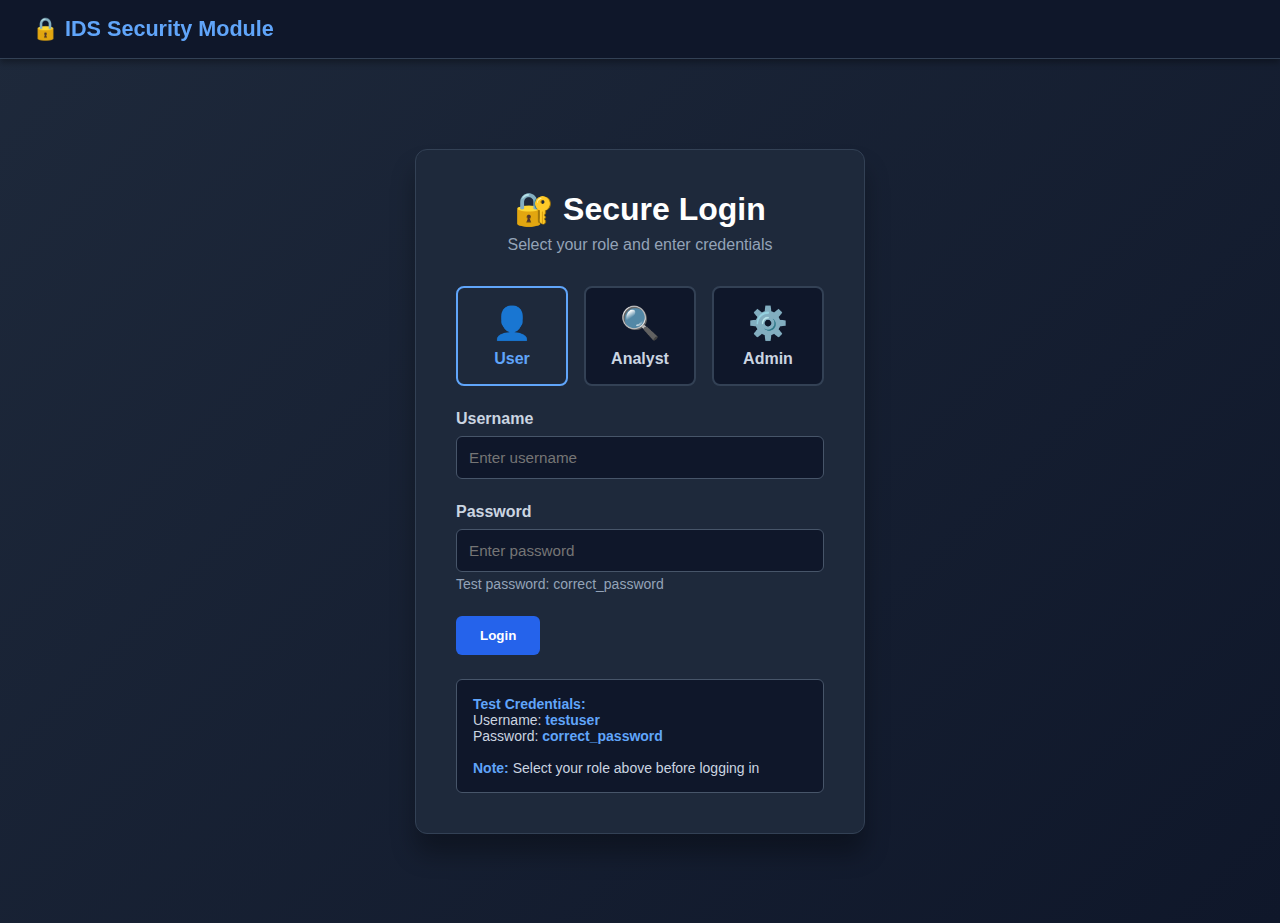
<file: index.html>
<!DOCTYPE html>
<html lang="en">
<head>
    <meta charset="UTF-8">
    <meta name="viewport" content="width=device-width, initial-scale=1.0">
    <title>IDS - Secure Login</title>
    <link rel="stylesheet" href="styles.css">
</head>
<body>
    <nav>
        <div class="nav-container">
            <div class="nav-brand">
                🔒 IDS Security Module
            </div>
        </div>
    </nav>

    <div class="container">
        <div class="login-container">
            <div class="login-box">
                <h2>🔐 Secure Login</h2>
                <p>Select your role and enter credentials</p>
                
                <div class="alert" id="loginAlert"></div>

                <div class="role-selection">
                    <div class="role-btn active" onclick="selectRole('user')" id="roleUser">
                        <div class="icon">👤</div>
                        <div>User</div>
                    </div>
                    <div class="role-btn" onclick="selectRole('analyst')" id="roleAnalyst">
                        <div class="icon">🔍</div>
                        <div>Analyst</div>
                    </div>
                    <div class="role-btn" onclick="selectRole('admin')" id="roleAdmin">
                        <div class="icon">⚙️</div>
                        <div>Admin</div>
                    </div>
                </div>
                
                <form onsubmit="handleLogin(event)">
                    <div class="form-group">
                        <label for="username">Username</label>
                        <input type="text" id="username" required placeholder="Enter username" autocomplete="username">
                    </div>

                    <div class="form-group">
                        <label for="password">Password</label>
                        <input type="password" id="password" required placeholder="Enter password" autocomplete="current-password">
                        <small>Test password: correct_password</small>
                    </div>

                    <button type="submit" class="btn" id="loginBtn">Login</button>
                </form>

                <div class="hint-box">
                    <strong>Test Credentials:</strong><br>
                    Username: <strong>testuser</strong><br>
                    Password: <strong>correct_password</strong><br><br>
                    <strong>Note:</strong> Select your role above before logging in
                </div>
            </div>
        </div>
    </div>

    <script>
        const API_BASE = 'http://localhost:5000/api';
        let selectedRole = 'user';

        function selectRole(role) {
            selectedRole = role;
            
            // Update UI
            document.querySelectorAll('.role-btn').forEach(btn => btn.classList.remove('active'));
            document.getElementById('role' + role.charAt(0).toUpperCase() + role.slice(1)).classList.add('active');
        }

        async function handleLogin(event) {
            event.preventDefault();
            
            const username = document.getElementById('username').value.trim();
            const password = document.getElementById('password').value;
            const alertDiv = document.getElementById('loginAlert');
            const loginBtn = document.getElementById('loginBtn');

            if (!username || !password) {
                showAlert('Username and password are required', 'error');
                return;
            }

            // Disable button
            loginBtn.disabled = true;
            loginBtn.textContent = 'Logging in...';

            try {
                const response = await fetch(`${API_BASE}/login`, {
                    method: 'POST',
                    headers: { 'Content-Type': 'application/json' },
                    body: JSON.stringify({ username, password })
                });

                const data = await response.json();

                if (data.success) {
                    showAlert('Login successful! Redirecting...', 'success');
                    
                    // Redirect based on role after 1 second
                    setTimeout(() => {
                        if (selectedRole === 'user') {
                            window.location.href = 'user.html';
                        } else if (selectedRole === 'analyst') {
                            window.location.href = 'analyst.html';
                        } else if (selectedRole === 'admin') {
                            window.location.href = 'admin.html';
                        }
                    }, 1000);
                } else {
                    showAlert(data.message, 'error');
                    loginBtn.disabled = false;
                    loginBtn.textContent = 'Login';
                }
            } catch (error) {
                showAlert('Connection error: ' + error.message, 'error');
                loginBtn.disabled = false;
                loginBtn.textContent = 'Login';
            }
        }

        function showAlert(message, type) {
            const alertDiv = document.getElementById('loginAlert');
            alertDiv.textContent = message;
            alertDiv.className = 'alert show ' + type;
            
            setTimeout(() => {
                if (type === 'error') {
                    alertDiv.classList.remove('show');
                }
            }, 5000);
        }
    </script>
</body>
</html>
</file>
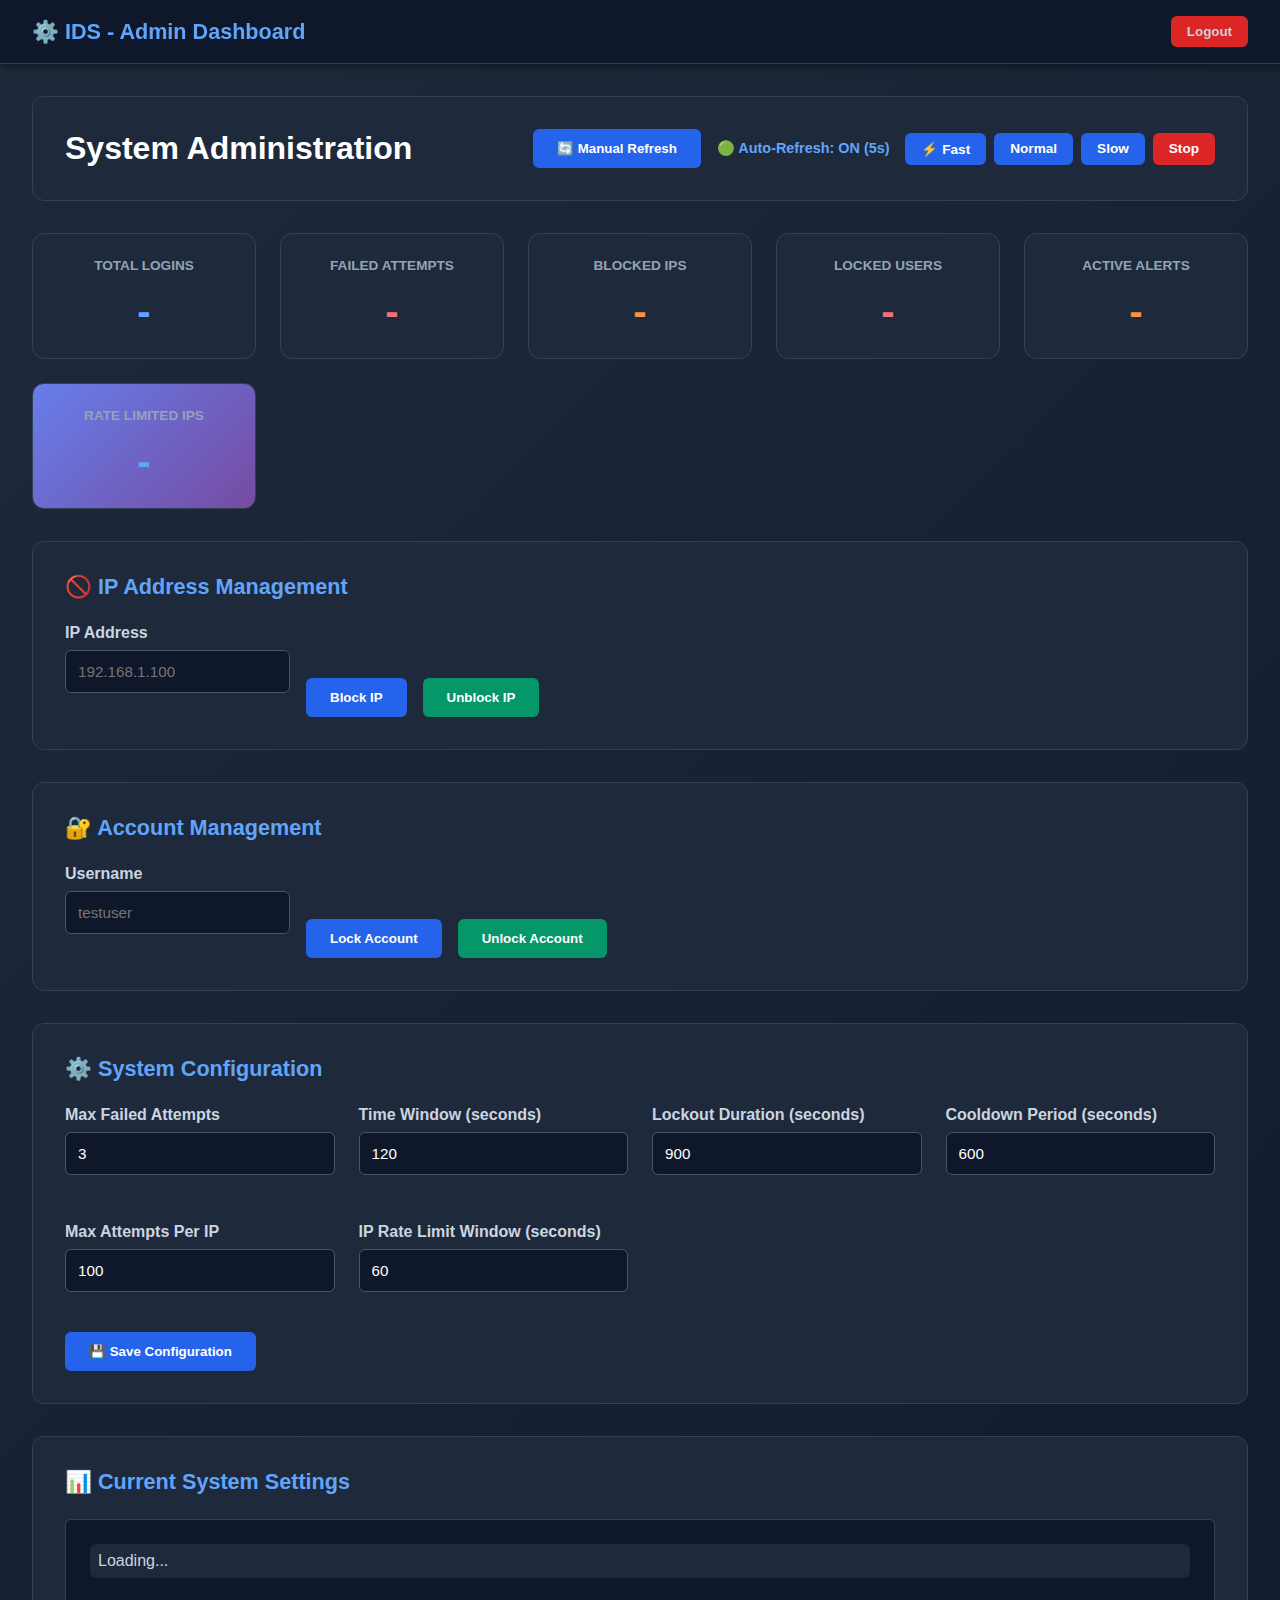
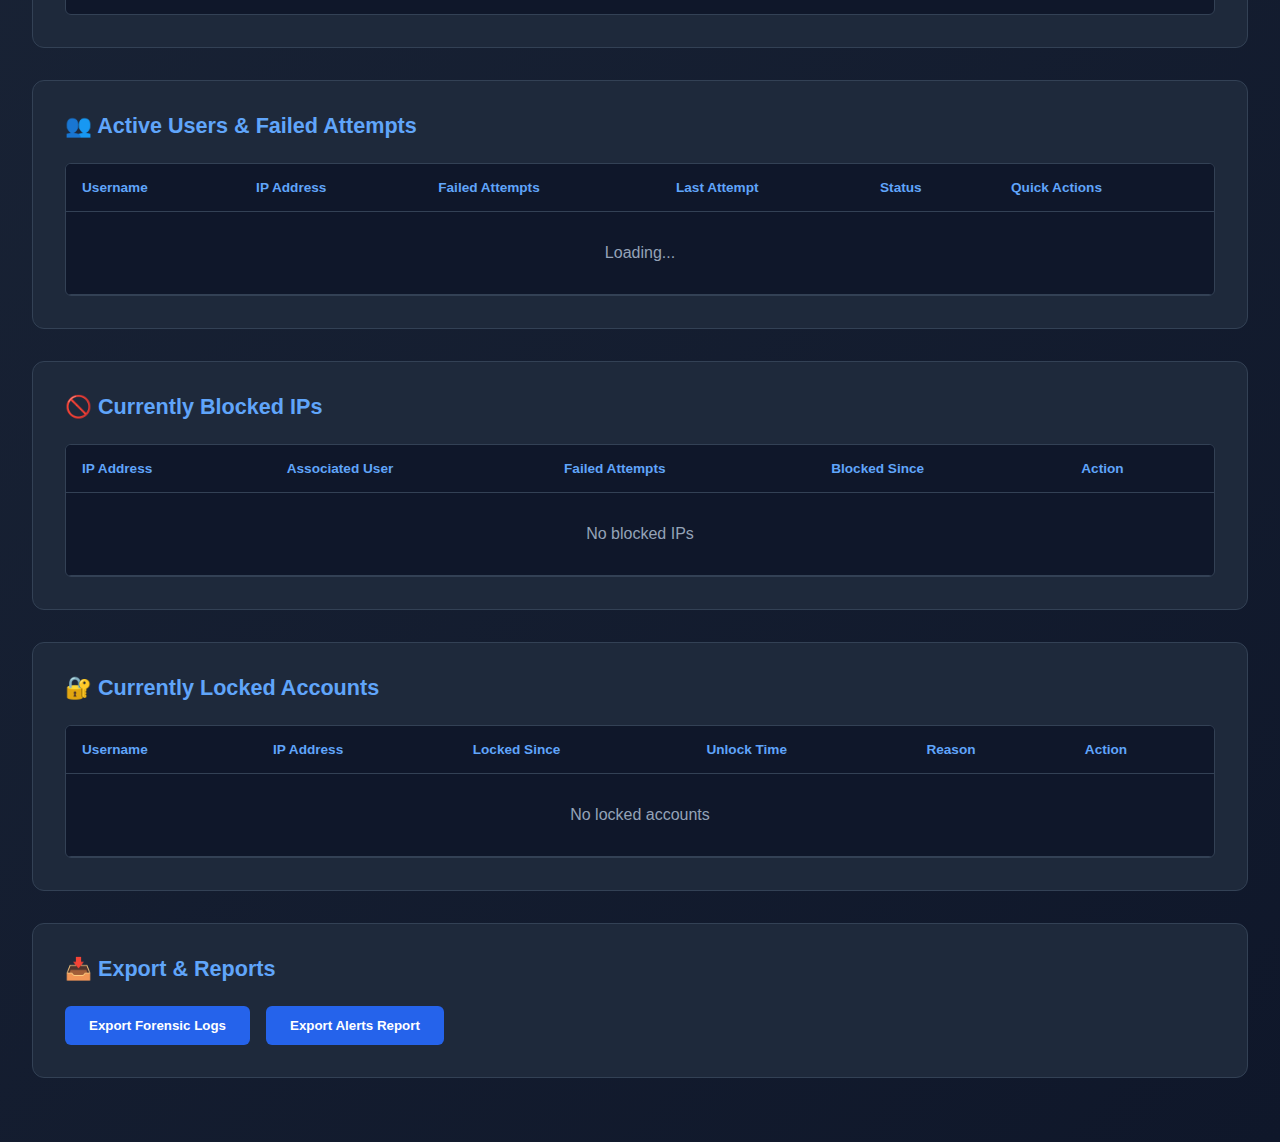
<file: admin.html>
<!DOCTYPE html>
<html lang="en">
<head>
    <meta charset="UTF-8">
    <meta name="viewport" content="width=device-width, initial-scale=1.0">
    <title>IDS - Admin Dashboard</title>
    <link rel="stylesheet" href="styles.css">
</head>
<body>
    <nav>
        <div class="nav-container">
            <div class="nav-brand">
                ⚙️ IDS - Admin Dashboard
            </div>
            <ul class="nav-links">
                <li><button class="logout-btn" onclick="logout()">Logout</button></li>
            </ul>
        </div>
    </nav>

    <div class="container">
        <div class="dashboard-header">
            <h2>System Administration</h2>
            <div style="display: flex; gap: 1rem; align-items: center;">
                <button class="refresh-btn" onclick="loadAdminData()">🔄 Manual Refresh</button>
                <div id="refreshStatus" style="color: #60a5fa; font-weight: 600; font-size: 0.9rem;">🟢 Auto-Refresh: ON (500ms)</div>
                <div style="display: flex; gap: 0.5rem;">
                    <button class="refresh-btn" style="padding: 0.5rem 1rem; font-size: 0.85rem;" onclick="setRefreshSpeed(300)">⚡ Fast</button>
                    <button class="refresh-btn" style="padding: 0.5rem 1rem; font-size: 0.85rem;" onclick="setRefreshSpeed(500)">Normal</button>
                    <button class="refresh-btn" style="padding: 0.5rem 1rem; font-size: 0.85rem;" onclick="setRefreshSpeed(1000)">Slow</button>
                    <button class="refresh-btn danger" style="padding: 0.5rem 1rem; font-size: 0.85rem; background: #dc2626;" onclick="stopAutoRefresh()">Stop</button>
                </div>
            </div>
        </div>

        <div class="stats-grid">
            <div class="stat-card">
                <h3>Total Logins</h3>
                <div class="stat-value" id="totalLogins">-</div>
            </div>
            <div class="stat-card red">
                <h3>Failed Attempts</h3>
                <div class="stat-value" id="failedAttempts">-</div>
            </div>
            <div class="stat-card orange">
                <h3>Blocked IPs</h3>
                <div class="stat-value" id="blockedIPs">-</div>
            </div>
            <div class="stat-card red">
                <h3>Locked Users</h3>
                <div class="stat-value" id="lockedUsers">-</div>
            </div>
            <div class="stat-card orange">
                <h3>Active Alerts</h3>
                <div class="stat-value" id="activeAlerts">-</div>
            </div>
            <div class="stat-card" style="background: linear-gradient(135deg, #667eea 0%, #764ba2 100%);">
                <h3>Rate Limited IPs</h3>
                <div class="stat-value" id="rateLimitedIPs">-</div>
            </div>
        </div>

        <div class="section">
            <h2>🚫 IP Address Management</h2>
            <div class="management-form">
                <div class="form-group">
                    <label>IP Address</label>
                    <input type="text" id="ipAddress" placeholder="192.168.1.100">
                </div>
                <button class="btn" onclick="blockIP()">Block IP</button>
                <button class="btn secondary" onclick="unblockIP()">Unblock IP</button>
            </div>
            <div class="alert" id="ipAlert"></div>
        </div>

        <div class="section">
            <h2>🔐 Account Management</h2>
            <div class="management-form">
                <div class="form-group">
                    <label>Username</label>
                    <input type="text" id="username" placeholder="testuser">
                </div>
                <button class="btn" onclick="lockAccount()">Lock Account</button>
                <button class="btn secondary" onclick="unlockAccount()">Unlock Account</button>
            </div>
            <div class="alert" id="accountAlert"></div>
        </div>

        <div class="section">
            <h2>⚙️ System Configuration</h2>
            <div class="config-form">
                <div class="form-group">
                    <label>Max Failed Attempts</label>
                    <input type="number" id="maxFailed" value="3" min="1">
                </div>
                <div class="form-group">
                    <label>Time Window (seconds)</label>
                    <input type="number" id="timeWindow" value="120" min="30">
                </div>
                <div class="form-group">
                    <label>Lockout Duration (seconds)</label>
                    <input type="number" id="lockoutDuration" value="900" min="60">
                </div>
                <div class="form-group">
                    <label>Cooldown Period (seconds)</label>
                    <input type="number" id="cooldownPeriod" value="600" min="60">
                </div>
                <div class="form-group">
                    <label>Max Attempts Per IP</label>
                    <input type="number" id="maxAttemptsPerIP" value="100" min="5">
                </div>
                <div class="form-group">
                    <label>IP Rate Limit Window (seconds)</label>
                    <input type="number" id="ipRateLimitWindow" value="60" min="30">
                </div>
            </div>
            <button class="btn" style="margin-top: 1rem;" onclick="saveConfig()">💾 Save Configuration</button>
            <div class="alert" id="configAlert"></div>
        </div>

        <div class="section">
            <h2>📊 Current System Settings</h2>
            <div class="settings-display" id="currentSettings">
                <p>Loading...</p>
            </div>
        </div>

        <div class="section">
            <h2>👥 Active Users & Failed Attempts</h2>
            <div class="table-container">
                <table>
                    <thead>
                        <tr>
                            <th>Username</th>
                            <th>IP Address</th>
                            <th>Failed Attempts</th>
                            <th>Last Attempt</th>
                            <th>Status</th>
                            <th>Quick Actions</th>
                        </tr>
                    </thead>
                    <tbody id="usersTable">
                        <tr><td colspan="6" class="empty-state">Loading...</td></tr>
                    </tbody>
                </table>
            </div>
        </div>

        <div class="section">
            <h2>🚫 Currently Blocked IPs</h2>
            <div class="table-container">
                <table>
                    <thead>
                        <tr>
                            <th>IP Address</th>
                            <th>Associated User</th>
                            <th>Failed Attempts</th>
                            <th>Blocked Since</th>
                            <th>Action</th>
                        </tr>
                    </thead>
                    <tbody id="blockedIPsTable">
                        <tr><td colspan="5" class="empty-state">No blocked IPs</td></tr>
                    </tbody>
                </table>
            </div>
        </div>

        <div class="section">
            <h2>🔐 Currently Locked Accounts</h2>
            <div class="table-container">
                <table>
                    <thead>
                        <tr>
                            <th>Username</th>
                            <th>IP Address</th>
                            <th>Locked Since</th>
                            <th>Unlock Time</th>
                            <th>Reason</th>
                            <th>Action</th>
                        </tr>
                    </thead>
                    <tbody id="lockedAccountsTable">
                        <tr><td colspan="6" class="empty-state">No locked accounts</td></tr>
                    </tbody>
                </table>
            </div>
        </div>

        <div class="section">
            <h2>📥 Export & Reports</h2>
            <div class="management-form">
                <button class="btn" onclick="exportForensic()">Export Forensic Logs</button>
                <button class="btn" onclick="exportAlerts()">Export Alerts Report</button>
            </div>
        </div>
    </div>

    <script src="admin.js"></script>
</body>
</html>
</file>
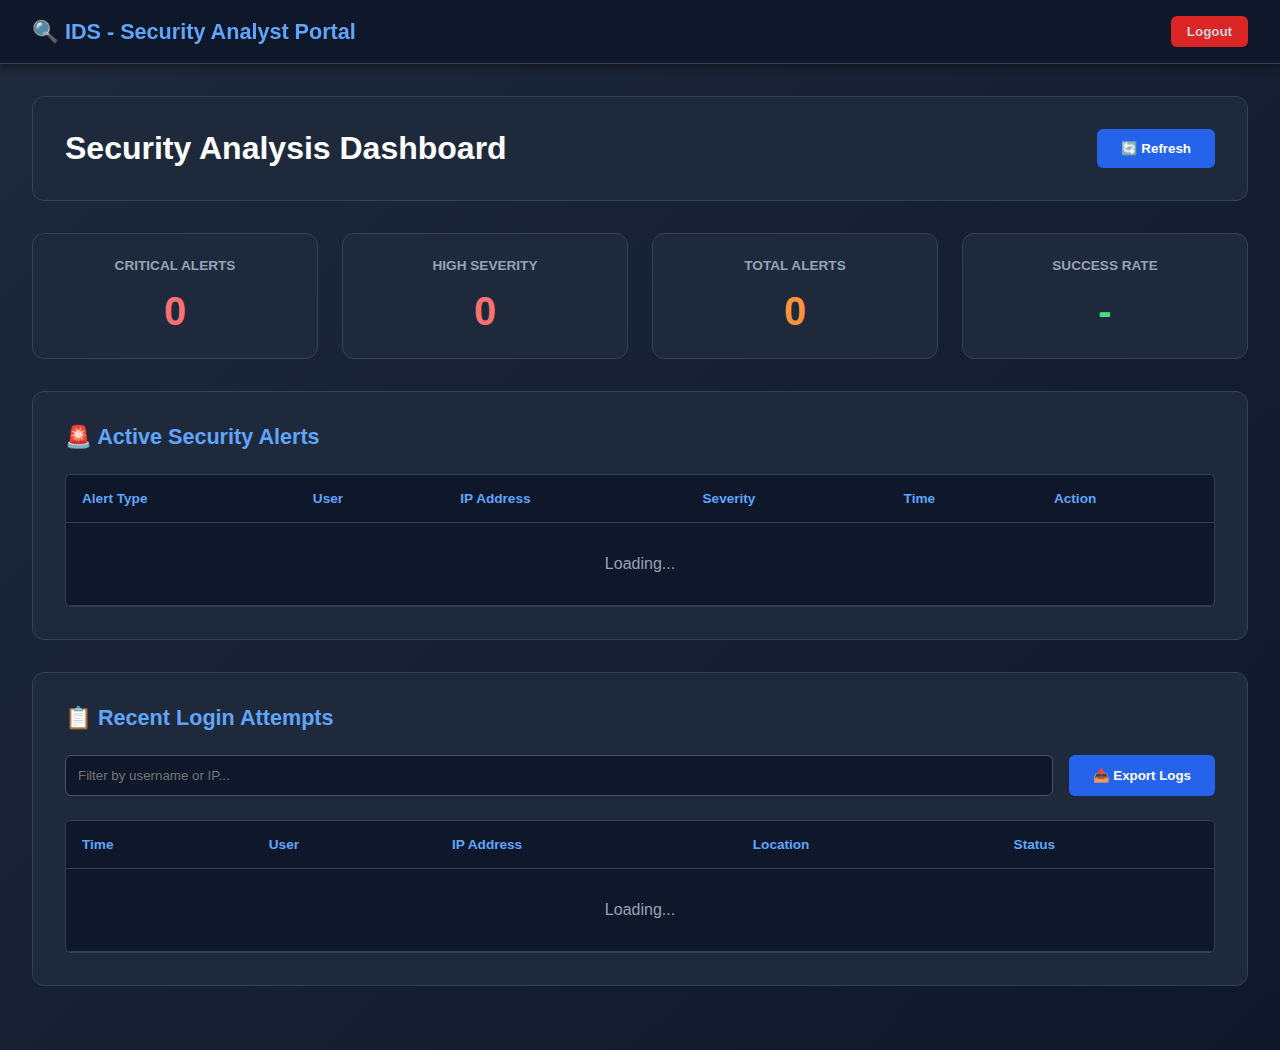
<file: analyst.html>
<!DOCTYPE html>
<html lang="en">
<head>
    <meta charset="UTF-8">
    <meta name="viewport" content="width=device-width, initial-scale=1.0">
    <title>IDS - Security Analyst Portal</title>
    <link rel="stylesheet" href="styles.css">
</head>
<body>
    <nav>
        <div class="nav-container">
            <div class="nav-brand">
                🔍 IDS - Security Analyst Portal
            </div>
            <ul class="nav-links">
                <li><button class="logout-btn" onclick="logout()">Logout</button></li>
            </ul>
        </div>
    </nav>

    <div class="container">
        <div class="dashboard-header">
            <h2>Security Analysis Dashboard</h2>
            <button class="refresh-btn" onclick="loadAnalystData()">🔄 Refresh</button>
        </div>

        <div class="stats-grid">
            <div class="stat-card red">
                <h3>Critical Alerts</h3>
                <div class="stat-value" id="criticalCount">0</div>
            </div>
            <div class="stat-card red">
                <h3>High Severity</h3>
                <div class="stat-value" id="highCount">0</div>
            </div>
            <div class="stat-card orange">
                <h3>Total Alerts</h3>
                <div class="stat-value" id="totalAlerts">0</div>
            </div>
            <div class="stat-card green">
                <h3>Success Rate</h3>
                <div class="stat-value" id="successRate">-</div>
            </div>
        </div>

        <div class="section">
            <h2>🚨 Active Security Alerts</h2>
            <div class="table-container">
                <table>
                    <thead>
                        <tr>
                            <th>Alert Type</th>
                            <th>User</th>
                            <th>IP Address</th>
                            <th>Severity</th>
                            <th>Time</th>
                            <th>Action</th>
                        </tr>
                    </thead>
                    <tbody id="alertsTable">
                        <tr><td colspan="6" class="empty-state">Loading...</td></tr>
                    </tbody>
                </table>
            </div>
        </div>

        <div class="section">
            <h2>📋 Recent Login Attempts</h2>
            <div class="filter-bar">
                <input type="text" id="logFilter" placeholder="Filter by username or IP..." onkeyup="filterLogs()">
                <button class="btn" onclick="exportLogs()">📥 Export Logs</button>
            </div>
            <div class="table-container">
                <table>
                    <thead>
                        <tr>
                            <th>Time</th>
                            <th>User</th>
                            <th>IP Address</th>
                            <th>Location</th>
                            <th>Status</th>
                        </tr>
                    </thead>
                    <tbody id="logsTable">
                        <tr><td colspan="5" class="empty-state">Loading...</td></tr>
                    </tbody>
                </table>
            </div>
        </div>
    </div>

    <script src="analyst.js"></script>
</body>
</html>
</file>
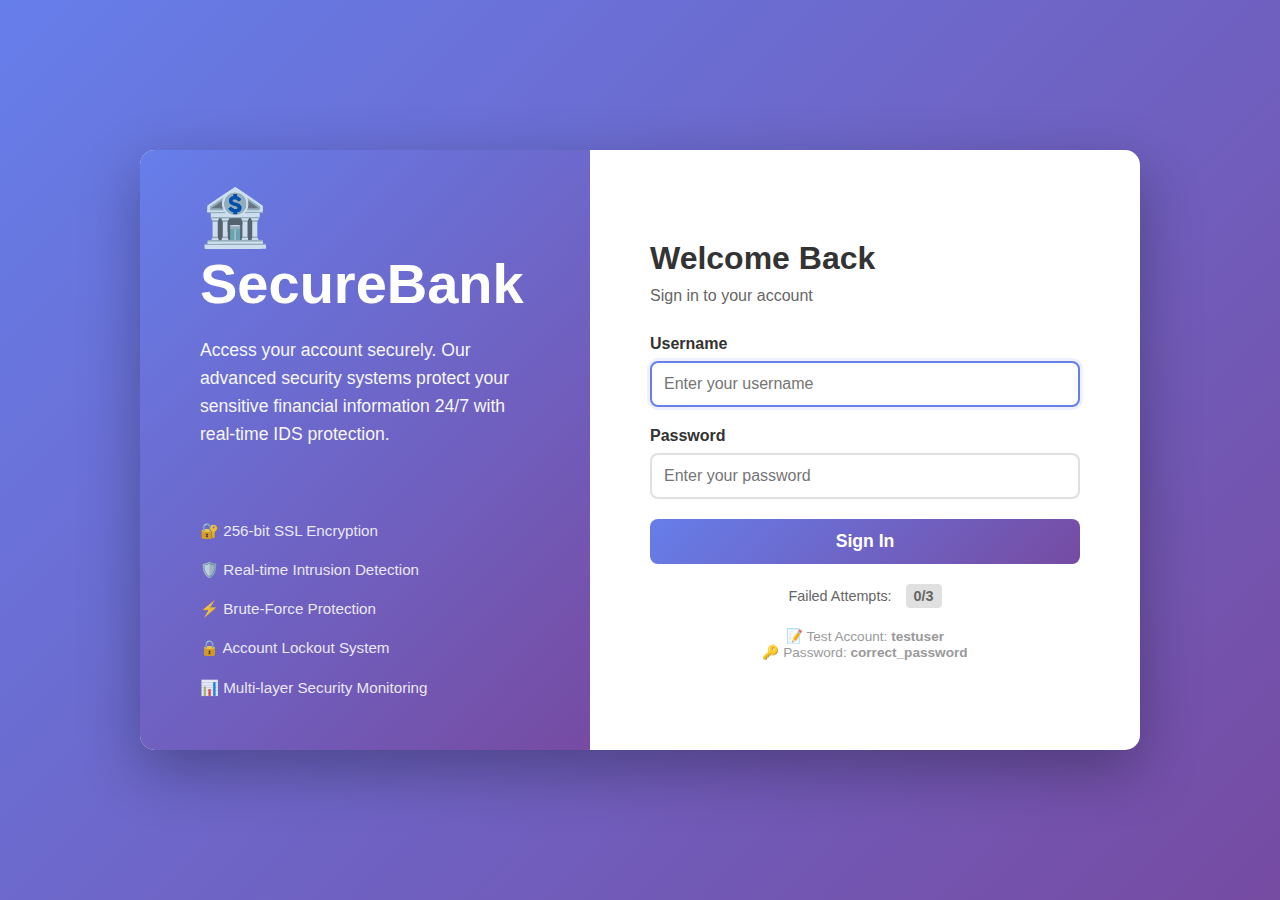
<file: login.html>
<!DOCTYPE html>
<html lang="en">
<head>
    <meta charset="UTF-8">
    <meta name="viewport" content="width=device-width, initial-scale=1.0">
    <title>SecureBank - Secure Login</title>
    <link rel="stylesheet" href="login.css">
</head>
<body>
    <!-- Login Container -->
    <div class="container" id="loginContainer">
        <div class="left-panel">
            <h1>🏦 SecureBank</h1>
            <p>Access your account securely. Our advanced security systems protect your sensitive financial information 24/7 with real-time IDS protection.</p>
            <div class="security-features">
                <p>🔐 256-bit SSL Encryption</p>
                <p>🛡️ Real-time Intrusion Detection</p>
                <p>⚡ Brute-Force Protection</p>
                <p>🔒 Account Lockout System</p>
                <p>📊 Multi-layer Security Monitoring</p>
            </div>
        </div>
        <div class="right-panel">
            <div class="login-form">
                <h2>Welcome Back</h2>
                <p>Sign in to your account</p>
                
                <div class="error-message" id="errorMessage"></div>
                <div class="success-message" id="successMessage"></div>
                
                <form id="loginForm" onsubmit="handleLogin(event)">
                    <div class="form-group">
                        <label for="username">Username</label>
                        <input type="text" id="username" placeholder="Enter your username" required autocomplete="off">
                    </div>
                    <div class="form-group">
                        <label for="password">Password</label>
                        <input type="password" id="password" placeholder="Enter your password" required autocomplete="off">
                    </div>
                    <button type="submit" class="login-btn" id="loginBtn">
                        <span id="btnText">Sign In</span>
                        <div class="loading" id="btnLoading" style="display: none;"></div>
                    </button>
                </form>
                
                <div class="attempt-info">
                    <span>Failed Attempts:</span>
                    <span class="status-badge" id="attemptBadge">0/3</span>
                </div>
                
                <div style="margin-top: 20px; font-size: 0.85em; color: #999; text-align: center;">
                    <p>📝 Test Account: <strong>testuser</strong></p>
                    <p>🔑 Password: <strong>correct_password</strong></p>
                </div>
            </div>
        </div>
    </div>

    <!-- Dashboard (Hidden Initially) -->
    <div class="dashboard" id="dashboard">
        <div class="dashboard-header">
            <h1>🏦 SecureBank Dashboard</h1>
            <p>Welcome, <strong id="loggedUser"></strong></p>
            <button onclick="logout()" class="logout-btn">Logout</button>
        </div>
        
        <div class="dashboard-content">
            <div class="dashboard-card">
                <h2>✅ Login Successful!</h2>
                <p>Your account is protected by our advanced IDS system.<br>
                   All login attempts are monitored and logged.<br>
                   Suspicious activities are automatically detected and blocked.</p>
                
                <div class="security-stats">
                    <div class="stat-box">
                        <h3>🔐 Security Status</h3>
                        <p class="stat-value">PROTECTED</p>
                    </div>
                    <div class="stat-box">
                        <h3>📊 IDS Status</h3>
                        <p class="stat-value">ACTIVE</p>
                    </div>
                    <div class="stat-box">
                        <h3>⚡ Protection</h3>
                        <p class="stat-value">ENABLED</p>
                    </div>
                </div>

                <div class="features-list">
                    <h3>🎯 Your System Has:</h3>
                    <ul>
                        <li>✅ Real-time Brute-Force Detection</li>
                        <li>✅ Automatic Account Lockout (3 failed attempts)</li>
                        <li>✅ IP Address Blocking</li>
                        <li>✅ Rate Limiting (100 attempts per IP)</li>
                        <li>✅ 2FA with OTP via Email</li>
                        <li>✅ Forensic Logging & Audit Trail</li>
                        <li>✅ Admin Dashboard Control</li>
                        <li>✅ Security Analyst Monitoring</li>
                    </ul>
                </div>
            </div>
        </div>
    </div>

    <script src="login.js"></script>
</body>
</html>
</file>
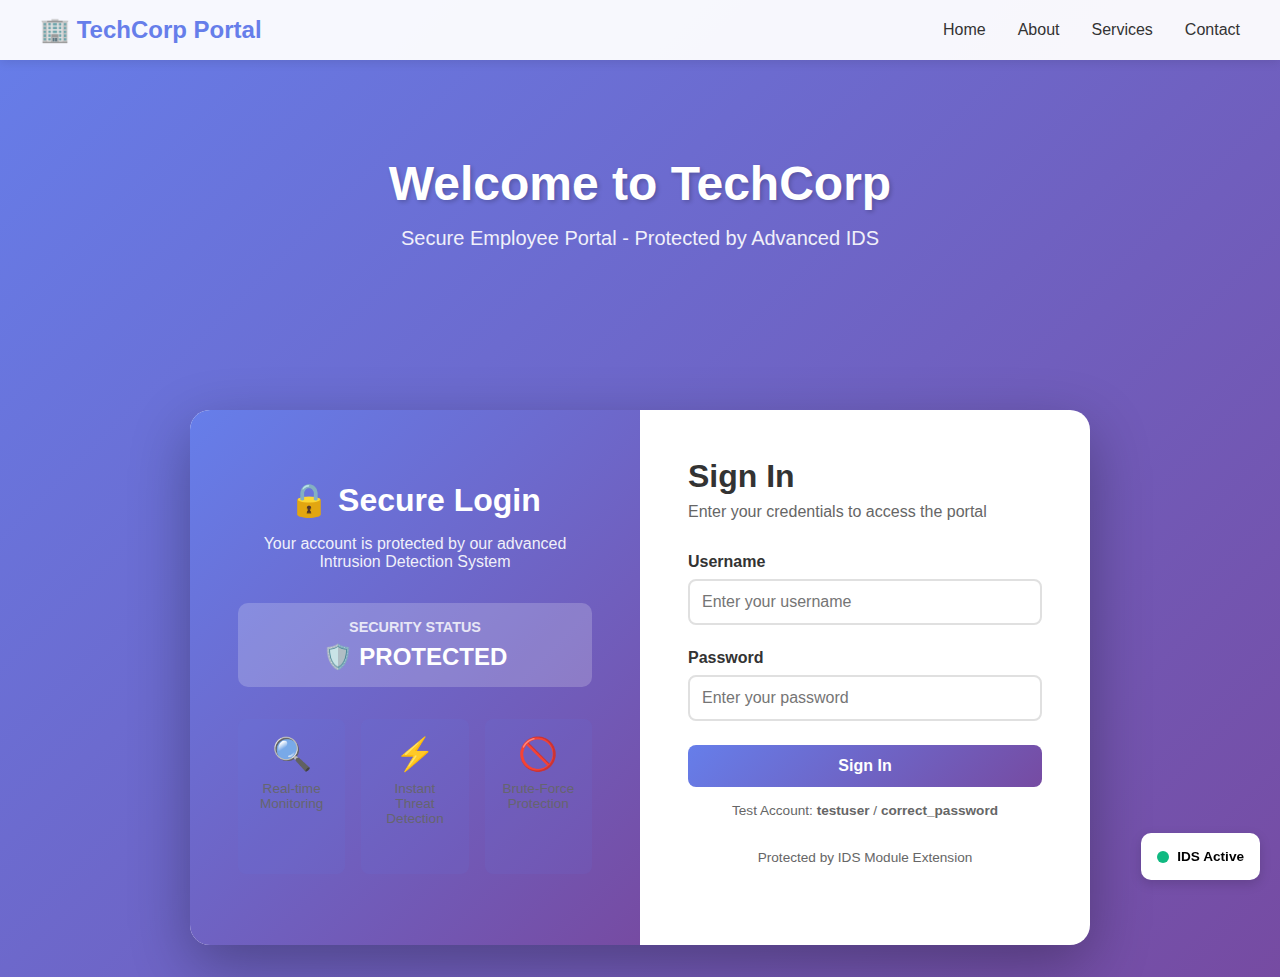
<file: test_web.html>
<!DOCTYPE html>
<html lang="en">
<head>
    <meta charset="UTF-8">
    <meta name="viewport" content="width=device-width, initial-scale=1.0">
    <title>TechCorp - Secure Portal</title>
    <style>
        * {
            margin: 0;
            padding: 0;
            box-sizing: border-box;
        }

        body {
            font-family: 'Segoe UI', Tahoma, Geneva, Verdana, sans-serif;
            background: linear-gradient(135deg, #667eea 0%, #764ba2 100%);
            min-height: 100vh;
        }

        /* Header */
        .header {
            background: rgba(255, 255, 255, 0.95);
            padding: 1rem 2rem;
            box-shadow: 0 2px 10px rgba(0,0,0,0.1);
        }

        .header-content {
            max-width: 1200px;
            margin: 0 auto;
            display: flex;
            justify-content: space-between;
            align-items: center;
        }

        .logo {
            font-size: 1.5rem;
            font-weight: bold;
            color: #667eea;
        }

        .nav-menu {
            display: flex;
            gap: 2rem;
            list-style: none;
        }

        .nav-menu a {
            color: #333;
            text-decoration: none;
            font-weight: 500;
            transition: color 0.3s;
        }

        .nav-menu a:hover {
            color: #667eea;
        }

        /* Hero Section */
        .hero {
            max-width: 1200px;
            margin: 4rem auto;
            padding: 2rem;
            text-align: center;
            color: white;
        }

        .hero h1 {
            font-size: 3rem;
            margin-bottom: 1rem;
            text-shadow: 2px 2px 4px rgba(0,0,0,0.2);
        }

        .hero p {
            font-size: 1.25rem;
            margin-bottom: 2rem;
            opacity: 0.9;
        }

        /* Login Section */
        .login-section {
            display: flex;
            justify-content: center;
            align-items: center;
            padding: 2rem;
            min-height: 60vh;
        }

        .login-container {
            background: white;
            border-radius: 20px;
            box-shadow: 0 20px 60px rgba(0,0,0,0.3);
            overflow: hidden;
            display: grid;
            grid-template-columns: 1fr 1fr;
            max-width: 900px;
            width: 100%;
        }

        .login-image {
            background: linear-gradient(135deg, #667eea 0%, #764ba2 100%);
            padding: 3rem;
            display: flex;
            flex-direction: column;
            justify-content: center;
            align-items: center;
            color: white;
        }

        .login-image h2 {
            font-size: 2rem;
            margin-bottom: 1rem;
        }

        .login-image p {
            text-align: center;
            opacity: 0.9;
            margin-bottom: 2rem;
        }

        .security-badge {
            background: rgba(255,255,255,0.2);
            padding: 1rem;
            border-radius: 10px;
            text-align: center;
            width: 100%;
        }

        .security-badge h3 {
            font-size: 0.9rem;
            margin-bottom: 0.5rem;
            opacity: 0.8;
        }

        .security-badge .badge-text {
            font-size: 1.5rem;
            font-weight: bold;
        }

        .login-form-container {
            padding: 3rem;
        }

        .login-form-container h2 {
            color: #333;
            margin-bottom: 0.5rem;
            font-size: 2rem;
        }

        .login-form-container p {
            color: #666;
            margin-bottom: 2rem;
        }

        .form-group {
            margin-bottom: 1.5rem;
        }

        .form-group label {
            display: block;
            color: #333;
            font-weight: 600;
            margin-bottom: 0.5rem;
        }

        .form-group input {
            width: 100%;
            padding: 0.75rem;
            border: 2px solid #e0e0e0;
            border-radius: 8px;
            font-size: 1rem;
            transition: all 0.3s;
        }

        .form-group input:focus {
            outline: none;
            border-color: #667eea;
            box-shadow: 0 0 0 3px rgba(102, 126, 234, 0.1);
        }

        .btn-login {
            width: 100%;
            padding: 0.75rem;
            background: linear-gradient(135deg, #667eea 0%, #764ba2 100%);
            color: white;
            border: none;
            border-radius: 8px;
            font-size: 1rem;
            font-weight: 600;
            cursor: pointer;
            transition: transform 0.2s;
        }

        .btn-login:hover {
            transform: translateY(-2px);
        }

        .btn-login:disabled {
            opacity: 0.6;
            cursor: not-allowed;
        }

        .alert {
            padding: 1rem;
            border-radius: 8px;
            margin-bottom: 1rem;
            display: none;
        }

        .alert.show {
            display: block;
        }

        .alert.success {
            background: #d4edda;
            color: #155724;
            border: 1px solid #c3e6cb;
        }

        .alert.error {
            background: #f8d7da;
            color: #721c24;
            border: 1px solid #f5c6cb;
        }

        .features {
            display: grid;
            grid-template-columns: repeat(3, 1fr);
            gap: 1rem;
            margin-top: 2rem;
        }

        .feature-item {
            text-align: center;
            padding: 1rem;
            background: rgba(102, 126, 234, 0.1);
            border-radius: 8px;
        }

        .feature-item .icon {
            font-size: 2rem;
            margin-bottom: 0.5rem;
        }

        .feature-item p {
            font-size: 0.85rem;
            color: #666;
        }

        .ids-status {
            position: fixed;
            bottom: 20px;
            right: 20px;
            background: white;
            padding: 1rem;
            border-radius: 10px;
            box-shadow: 0 4px 12px rgba(0,0,0,0.15);
            display: flex;
            align-items: center;
            gap: 0.5rem;
        }

        .status-indicator {
            width: 12px;
            height: 12px;
            background: #10b981;
            border-radius: 50%;
            animation: pulse 2s infinite;
        }

        @keyframes pulse {
            0%, 100% { opacity: 1; }
            50% { opacity: 0.5; }
        }

        @media (max-width: 768px) {
            .login-container {
                grid-template-columns: 1fr;
            }
            
            .login-image {
                display: none;
            }

            .hero h1 {
                font-size: 2rem;
            }
        }
    </style>
</head>
<body>
    <!-- Header -->
    <div class="header">
        <div class="header-content">
            <div class="logo">🏢 TechCorp Portal</div>
            <ul class="nav-menu">
                <li><a href="#home">Home</a></li>
                <li><a href="#about">About</a></li>
                <li><a href="#services">Services</a></li>
                <li><a href="#contact">Contact</a></li>
            </ul>
        </div>
    </div>

    <!-- Hero Section -->
    <div class="hero">
        <h1>Welcome to TechCorp</h1>
        <p>Secure Employee Portal - Protected by Advanced IDS</p>
    </div>

    <!-- Login Section -->
    <div class="login-section">
        <div class="login-container">
            <!-- Left Side - Image/Info -->
            <div class="login-image">
                <h2>🔒 Secure Login</h2>
                <p>Your account is protected by our advanced Intrusion Detection System</p>
                
                <div class="security-badge">
                    <h3>SECURITY STATUS</h3>
                    <div class="badge-text">🛡️ PROTECTED</div>
                </div>

                <div class="features">
                    <div class="feature-item">
                        <div class="icon">🔍</div>
                        <p>Real-time Monitoring</p>
                    </div>
                    <div class="feature-item">
                        <div class="icon">⚡</div>
                        <p>Instant Threat Detection</p>
                    </div>
                    <div class="feature-item">
                        <div class="icon">🚫</div>
                        <p>Brute-Force Protection</p>
                    </div>
                </div>
            </div>

            <!-- Right Side - Login Form -->
            <div class="login-form-container">
                <h2>Sign In</h2>
                <p>Enter your credentials to access the portal</p>

                <div class="alert" id="loginAlert"></div>

                <form onsubmit="handleLogin(event)">
                    <div class="form-group">
                        <label for="username">Username</label>
                        <input type="text" id="username" placeholder="Enter your username" required>
                    </div>

                    <div class="form-group">
                        <label for="password">Password</label>
                        <input type="password" id="password" placeholder="Enter your password" required>
                    </div>

                    <button type="submit" class="btn-login" id="loginBtn">
                        Sign In
                    </button>
                </form>

                <div style="margin-top: 1rem; text-align: center; font-size: 0.85rem; color: #666;">
                    <p>Test Account: <strong>testuser</strong> / <strong>correct_password</strong></p>
                    <p style="margin-top: 0.5rem;">Protected by IDS Module Extension</p>
                </div>
            </div>
        </div>
    </div>

    <!-- IDS Status Indicator -->
    <div class="ids-status">
        <div class="status-indicator"></div>
        <span style="font-size: 0.85rem; font-weight: 600;">IDS Active</span>
    </div>

    <script>
        const API_BASE = 'http://localhost:5000/api';

        async function handleLogin(event) {
            event.preventDefault();

            const username = document.getElementById('username').value.trim();
            const password = document.getElementById('password').value;
            const alertDiv = document.getElementById('loginAlert');
            const loginBtn = document.getElementById('loginBtn');

            // Disable button
            loginBtn.disabled = true;
            loginBtn.textContent = 'Signing in...';

            try {
                // Call IDS-protected API
                const response = await fetch(`${API_BASE}/login`, {
                    method: 'POST',
                    headers: { 'Content-Type': 'application/json' },
                    body: JSON.stringify({ username, password })
                });

                const data = await response.json();

                if (data.success) {
                    showAlert('✓ Login successful! Redirecting to dashboard...', 'success');
                    
                    // Simulate redirect to user portal
                    setTimeout(() => {
                        window.location.href = 'user.html';
                    }, 1500);
                } else {
                    showAlert('✗ ' + data.message, 'error');
                    loginBtn.disabled = false;
                    loginBtn.textContent = 'Sign In';
                }
            } catch (error) {
                showAlert('✗ Connection error. Please try again.', 'error');
                loginBtn.disabled = false;
                loginBtn.textContent = 'Sign In';
            }
        }

        function showAlert(message, type) {
            const alertDiv = document.getElementById('loginAlert');
            alertDiv.textContent = message;
            alertDiv.className = 'alert show ' + type;

            if (type === 'error') {
                setTimeout(() => {
                    alertDiv.classList.remove('show');
                }, 5000);
            }
        }

        // Show IDS protection info on page load
        window.addEventListener('load', () => {
            console.log('🔒 This website is protected by IDS Module Extension');
            console.log('✓ Real-time brute-force detection');
            console.log('✓ Progressive lockout system');
            console.log('✓ IP rate limiting');
            console.log('✓ Distributed attack detection');
        });
    </script>
</body>
</html>
</file>
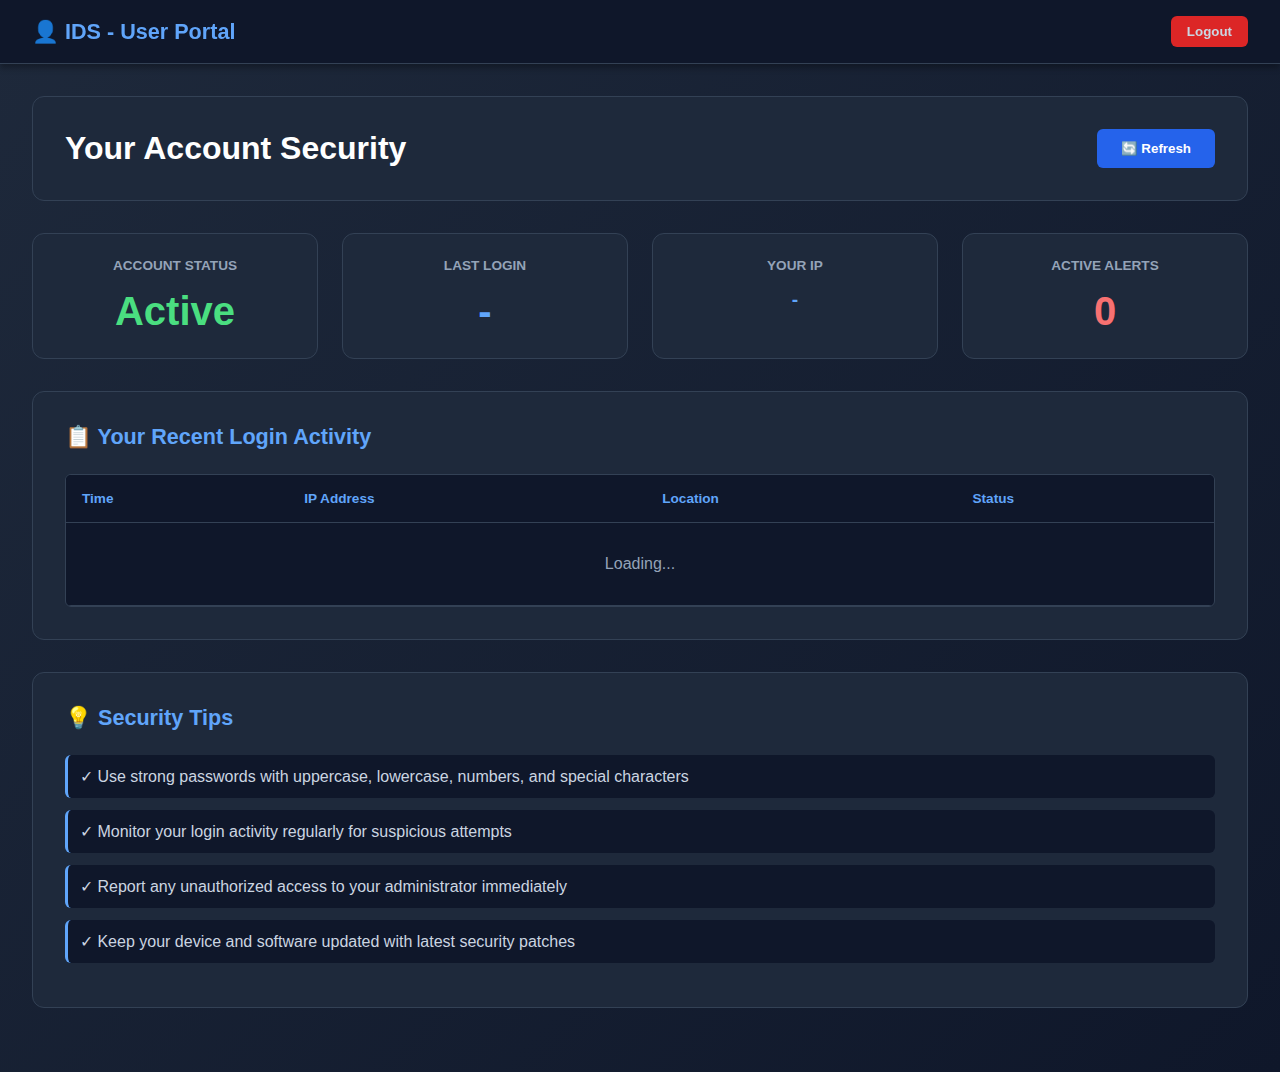
<file: user.html>
<!DOCTYPE html>
<html lang="en">
<head>
    <meta charset="UTF-8">
    <meta name="viewport" content="width=device-width, initial-scale=1.0">
    <title>IDS - User Portal</title>
    <link rel="stylesheet" href="styles.css">
</head>
<body>
    <nav>
        <div class="nav-container">
            <div class="nav-brand">
                👤 IDS - User Portal
            </div>
            <ul class="nav-links">
                <li><button class="logout-btn" onclick="logout()">Logout</button></li>
            </ul>
        </div>
    </nav>

    <div class="container">
        <div class="dashboard-header">
            <h2>Your Account Security</h2>
            <button class="refresh-btn" onclick="loadUserData()">🔄 Refresh</button>
        </div>

        <div class="stats-grid">
            <div class="stat-card green">
                <h3>Account Status</h3>
                <div class="stat-value" id="accountStatus">Active</div>
            </div>
            <div class="stat-card">
                <h3>Last Login</h3>
                <div class="stat-value" id="lastLogin">-</div>
            </div>
            <div class="stat-card">
                <h3>Your IP</h3>
                <div class="stat-value" id="userIP" style="font-size: 1.2rem;">-</div>
            </div>
            <div class="stat-card red">
                <h3>Active Alerts</h3>
                <div class="stat-value" id="userAlerts">0</div>
            </div>
        </div>

        <div class="section">
            <h2>📋 Your Recent Login Activity</h2>
            <div class="table-container">
                <table>
                    <thead>
                        <tr>
                            <th>Time</th>
                            <th>IP Address</th>
                            <th>Location</th>
                            <th>Status</th>
                        </tr>
                    </thead>
                    <tbody id="userHistory">
                        <tr><td colspan="4" class="empty-state">Loading...</td></tr>
                    </tbody>
                </table>
            </div>
        </div>

        <div class="section">
            <h2>💡 Security Tips</h2>
            <div class="tips">
                <p>✓ Use strong passwords with uppercase, lowercase, numbers, and special characters</p>
                <p>✓ Monitor your login activity regularly for suspicious attempts</p>
                <p>✓ Report any unauthorized access to your administrator immediately</p>
                <p>✓ Keep your device and software updated with latest security patches</p>
            </div>
        </div>
    </div>

    <script src="user.js"></script>
</body>
</html>
</file>
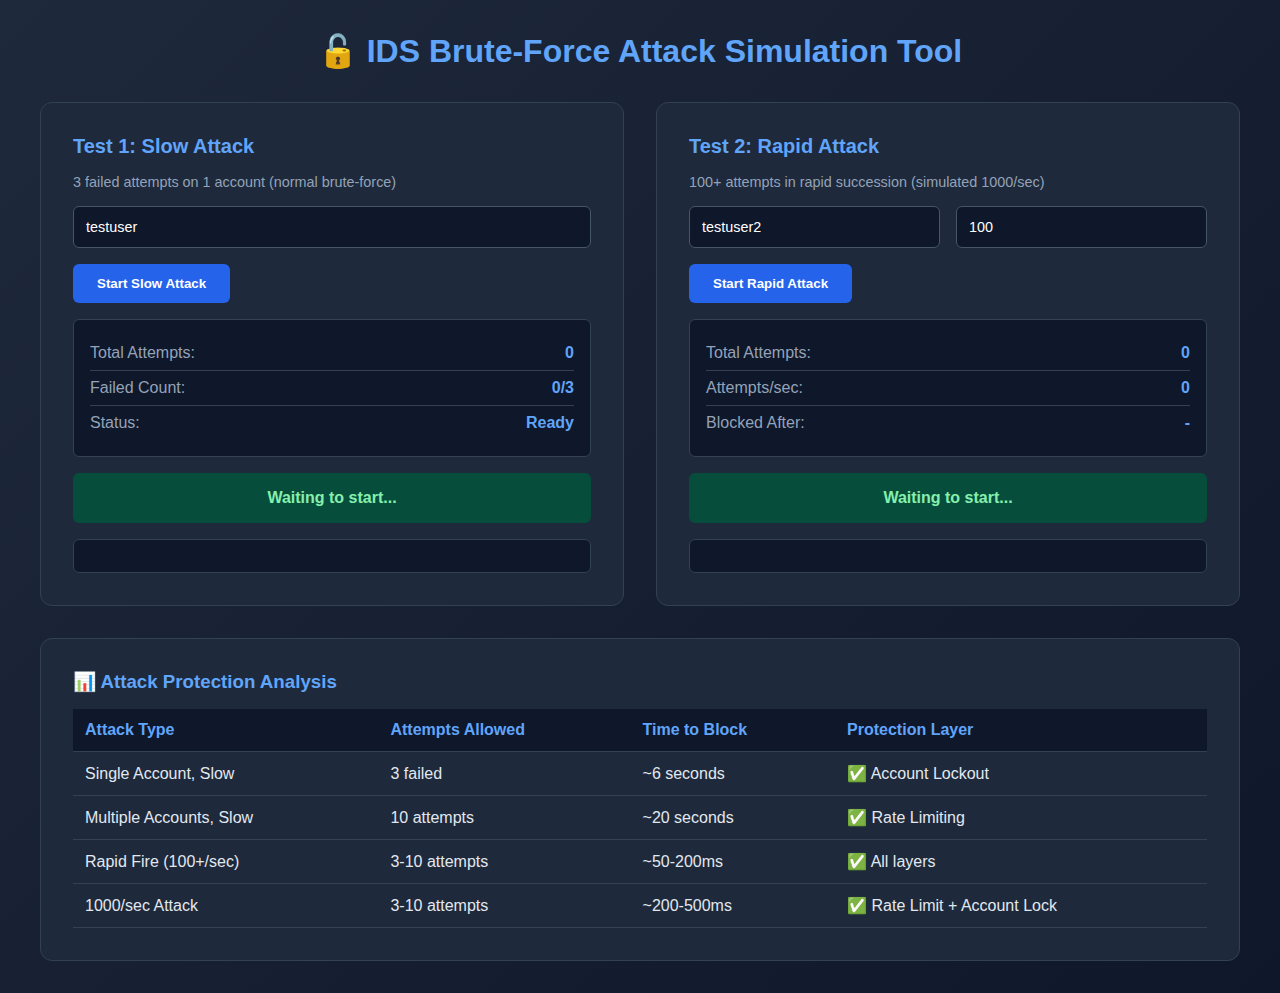
<file: front-end/test_bruteforce.html>
<!DOCTYPE html>
<html lang="en">
<head>
    <meta charset="UTF-8">
    <meta name="viewport" content="width=device-width, initial-scale=1.0">
    <title>IDS - Brute-Force Attack Simulation</title>
    <style>
        * {
            margin: 0;
            padding: 0;
            box-sizing: border-box;
        }

        body {
            font-family: 'Segoe UI', Tahoma, Geneva, Verdana, sans-serif;
            background: linear-gradient(135deg, #1e293b 0%, #0f172a 100%);
            min-height: 100vh;
            color: #e2e8f0;
            padding: 2rem;
        }

        .container {
            max-width: 1200px;
            margin: 0 auto;
        }

        h1 {
            text-align: center;
            margin-bottom: 2rem;
            color: #60a5fa;
        }

        .test-grid {
            display: grid;
            grid-template-columns: 1fr 1fr;
            gap: 2rem;
            margin-bottom: 2rem;
        }

        .test-card {
            background: #1e293b;
            border: 1px solid #334155;
            border-radius: 0.75rem;
            padding: 2rem;
        }

        .test-card h2 {
            color: #60a5fa;
            margin-bottom: 1rem;
            font-size: 1.25rem;
        }

        .test-card p {
            color: #94a3b8;
            margin-bottom: 1rem;
            font-size: 0.9rem;
        }

        .controls {
            display: flex;
            gap: 1rem;
            margin-bottom: 1rem;
            flex-wrap: wrap;
        }

        input {
            flex: 1;
            min-width: 150px;
            padding: 0.75rem;
            background: #0f172a;
            border: 1px solid #475569;
            border-radius: 0.375rem;
            color: white;
            font-size: 0.9rem;
        }

        input:focus {
            outline: none;
            border-color: #60a5fa;
        }

        button {
            padding: 0.75rem 1.5rem;
            background: #2563eb;
            color: white;
            border: none;
            border-radius: 0.375rem;
            cursor: pointer;
            font-weight: 600;
            transition: all 0.3s;
        }

        button:hover {
            background: #1d4ed8;
        }

        button:disabled {
            background: #64748b;
            cursor: not-allowed;
        }

        button.stop {
            background: #dc2626;
        }

        button.stop:hover {
            background: #b91c1c;
        }

        .stats {
            background: #0f172a;
            border: 1px solid #334155;
            border-radius: 0.375rem;
            padding: 1rem;
            margin-top: 1rem;
        }

        .stat-row {
            display: flex;
            justify-content: space-between;
            padding: 0.5rem 0;
            border-bottom: 1px solid #334155;
        }

        .stat-row:last-child {
            border-bottom: none;
        }

        .stat-label {
            color: #94a3b8;
        }

        .stat-value {
            color: #60a5fa;
            font-weight: 600;
        }

        .status {
            padding: 1rem;
            border-radius: 0.375rem;
            margin-top: 1rem;
            text-align: center;
            font-weight: 600;
        }

        .status.running {
            background: #1e40af;
            color: #60a5fa;
        }

        .status.blocked {
            background: #7c2d12;
            color: #fdba74;
            animation: pulse 0.5s infinite;
        }

        .status.success {
            background: #064e3b;
            color: #86efac;
        }

        @keyframes pulse {
            0%, 100% { opacity: 1; }
            50% { opacity: 0.7; }
        }

        .log {
            background: #0f172a;
            border: 1px solid #334155;
            border-radius: 0.375rem;
            padding: 1rem;
            margin-top: 1rem;
            max-height: 300px;
            overflow-y: auto;
            font-family: 'Courier New', monospace;
            font-size: 0.85rem;
        }

        .log-entry {
            padding: 0.5rem;
            margin: 0.25rem 0;
            background: #1e293b;
            border-left: 3px solid #60a5fa;
            color: #cbd5e1;
        }

        .log-entry.success {
            border-left-color: #10b981;
            color: #86efac;
        }

        .log-entry.error {
            border-left-color: #ef4444;
            color: #fca5a5;
        }

        .log-entry.warning {
            border-left-color: #f59e0b;
            color: #fcd34d;
        }

        .comparison {
            background: #1e293b;
            border: 1px solid #334155;
            border-radius: 0.75rem;
            padding: 2rem;
            margin-top: 2rem;
        }

        .comparison h3 {
            color: #60a5fa;
            margin-bottom: 1rem;
        }

        .comparison-table {
            width: 100%;
            border-collapse: collapse;
        }

        .comparison-table th,
        .comparison-table td {
            padding: 0.75rem;
            text-align: left;
            border-bottom: 1px solid #334155;
        }

        .comparison-table th {
            background: #0f172a;
            color: #60a5fa;
            font-weight: 600;
        }

        .comparison-table tr:hover {
            background: #0f172a;
        }

        @media (max-width: 768px) {
            .test-grid {
                grid-template-columns: 1fr;
            }
        }
    </style>
</head>
<body>
    <div class="container">
        <h1>🔓 IDS Brute-Force Attack Simulation Tool</h1>

        <div class="test-grid">
            <!-- Test 1: Slow Attack -->
            <div class="test-card">
                <h2>Test 1: Slow Attack</h2>
                <p>3 failed attempts on 1 account (normal brute-force)</p>
                
                <div class="controls">
                    <input type="text" id="username1" placeholder="Username (e.g., testuser)" value="testuser">
                </div>
                
                <button onclick="runSlowAttack()">Start Slow Attack</button>
                
                <div class="stats">
                    <div class="stat-row">
                        <span class="stat-label">Total Attempts:</span>
                        <span class="stat-value" id="slowTotal">0</span>
                    </div>
                    <div class="stat-row">
                        <span class="stat-label">Failed Count:</span>
                        <span class="stat-value" id="slowFailed">0/3</span>
                    </div>
                    <div class="stat-row">
                        <span class="stat-label">Status:</span>
                        <span class="stat-value" id="slowStatus">Ready</span>
                    </div>
                </div>

                <div id="slowStatus1" class="status success">Waiting to start...</div>
                <div class="log" id="slowLog"></div>
            </div>

            <!-- Test 2: Fast Attack (1000/sec simulation) -->
            <div class="test-card">
                <h2>Test 2: Rapid Attack</h2>
                <p>100+ attempts in rapid succession (simulated 1000/sec)</p>
                
                <div class="controls">
                    <input type="text" id="username2" placeholder="Username (e.g., testuser2)" value="testuser2">
                    <input type="number" id="rapidCount" placeholder="# of attempts" value="100" min="10" max="1000">
                </div>
                
                <button id="rapidBtn" onclick="runRapidAttack()">Start Rapid Attack</button>
                <button id="rapidStop" class="stop" style="display:none;" onclick="stopRapidAttack()">Stop Attack</button>
                
                <div class="stats">
                    <div class="stat-row">
                        <span class="stat-label">Total Attempts:</span>
                        <span class="stat-value" id="rapidTotal">0</span>
                    </div>
                    <div class="stat-row">
                        <span class="stat-label">Attempts/sec:</span>
                        <span class="stat-value" id="rapidSpeed">0</span>
                    </div>
                    <div class="stat-row">
                        <span class="stat-label">Blocked After:</span>
                        <span class="stat-value" id="rapidBlocked">-</span>
                    </div>
                </div>

                <div id="rapidStatus" class="status success">Waiting to start...</div>
                <div class="log" id="rapidLog"></div>
            </div>
        </div>

        <!-- Comparison -->
        <div class="comparison">
            <h3>📊 Attack Protection Analysis</h3>
            <table class="comparison-table">
                <thead>
                    <tr>
                        <th>Attack Type</th>
                        <th>Attempts Allowed</th>
                        <th>Time to Block</th>
                        <th>Protection Layer</th>
                    </tr>
                </thead>
                <tbody>
                    <tr>
                        <td>Single Account, Slow</td>
                        <td>3 failed</td>
                        <td>~6 seconds</td>
                        <td>✅ Account Lockout</td>
                    </tr>
                    <tr>
                        <td>Multiple Accounts, Slow</td>
                        <td>10 attempts</td>
                        <td>~20 seconds</td>
                        <td>✅ Rate Limiting</td>
                    </tr>
                    <tr>
                        <td>Rapid Fire (100+/sec)</td>
                        <td>3-10 attempts</td>
                        <td>~50-200ms</td>
                        <td>✅ All layers</td>
                    </tr>
                    <tr>
                        <td>1000/sec Attack</td>
                        <td>3-10 attempts</td>
                        <td>~200-500ms</td>
                        <td>✅ Rate Limit + Account Lock</td>
                    </tr>
                </tbody>
            </table>
        </div>
    </div>

    <script>
        const API_BASE = 'http://localhost:5000/api';
        let rapidAttackRunning = false;

        function addLog(logId, message, type = 'default') {
            const logEl = document.getElementById(logId);
            const entry = document.createElement('div');
            entry.className = `log-entry ${type}`;
            const time = new Date().toLocaleTimeString();
            entry.textContent = `[${time}] ${message}`;
            logEl.appendChild(entry);
            logEl.scrollTop = logEl.scrollHeight;
        }

        async function runSlowAttack() {
            const username = document.getElementById('username1').value.trim();
            if (!username) {
                alert('Please enter a username');
                return;
            }

            document.getElementById('slowLog').innerHTML = '';
            let totalAttempts = 0;
            let failedCount = 0;

            addLog('slowLog', '🔴 Starting slow brute-force attack...', 'warning');
            document.getElementById('slowStatus1').className = 'status running';
            document.getElementById('slowStatus1').textContent = 'Attack in progress...';

            for (let i = 1; i <= 10; i++) {
                try {
                    const response = await fetch(`${API_BASE}/login`, {
                        method: 'POST',
                        headers: { 'Content-Type': 'application/json' },
                        body: JSON.stringify({
                            username: username,
                            password: 'wrong_password_' + i
                        })
                    });

                    const data = await response.json();
                    totalAttempts++;

                    if (!data.success) {
                        failedCount++;
                        addLog('slowLog', `Attempt ${i}: ❌ FAILED - ${data.message}`, 'error');

                        if (failedCount >= 3) {
                            addLog('slowLog', '🔒 ACCOUNT LOCKED AFTER 3 FAILURES!', 'warning');
                            document.getElementById('slowStatus1').className = 'status blocked';
                            document.getElementById('slowStatus1').textContent = '🔒 ACCOUNT LOCKED';
                            break;
                        }
                    }

                    document.getElementById('slowTotal').textContent = totalAttempts;
                    document.getElementById('slowFailed').textContent = `${failedCount}/3`;

                    // Wait 2 seconds between attempts (realistic)
                    await new Promise(r => setTimeout(r, 2000));

                } catch (error) {
                    addLog('slowLog', `Error: ${error.message}`, 'error');
                }
            }
        }

        async function runRapidAttack() {
            const username = document.getElementById('username2').value.trim();
            const count = parseInt(document.getElementById('rapidCount').value);

            if (!username) {
                alert('Please enter a username');
                return;
            }

            document.getElementById('rapidLog').innerHTML = '';
            document.getElementById('rapidBtn').style.display = 'none';
            document.getElementById('rapidStop').style.display = 'block';
            rapidAttackRunning = true;

            let totalAttempts = 0;
            let blockedAfter = '-';
            let startTime = Date.now();

            addLog('rapidLog', `🔴 Launching rapid-fire attack (${count} attempts)...`, 'warning');
            addLog('rapidLog', '⚡ Simulating 1000+ attempts/second...', 'warning');
            document.getElementById('rapidStatus').className = 'status running';
            document.getElementById('rapidStatus').textContent = '⚡ ATTACK IN PROGRESS';

            for (let i = 1; i <= count && rapidAttackRunning; i++) {
                try {
                    const response = await fetch(`${API_BASE}/login`, {
                        method: 'POST',
                        headers: { 'Content-Type': 'application/json' },
                        body: JSON.stringify({
                            username: username,
                            password: 'attack_' + i
                        })
                    });

                    const data = await response.json();
                    totalAttempts++;

                    if (!data.success) {
                        if (data.message.includes('locked') || data.message.includes('blocked')) {
                            if (blockedAfter === '-') {
                                blockedAfter = totalAttempts;
                                addLog('rapidLog', `🚫 BLOCKED AFTER ${totalAttempts} ATTEMPTS!`, 'warning');
                                document.getElementById('rapidStatus').className = 'status blocked';
                                document.getElementById('rapidStatus').textContent = `🚫 BLOCKED AFTER ${totalAttempts} ATTEMPTS`;
                            }
                        }

                        if (i <= 5 || i % 20 === 0) {
                            addLog('rapidLog', `Attempt ${i}: ❌ ${data.message}`, 'error');
                        }
                    }

                    document.getElementById('rapidTotal').textContent = totalAttempts;
                    document.getElementById('rapidBlocked').textContent = blockedAfter;

                    // Very fast - almost no delay (simulating rapid fire)
                    await new Promise(r => setTimeout(r, 10));

                } catch (error) {
                    addLog('rapidLog', `Error on attempt ${i}: ${error.message}`, 'error');
                }
            }

            let duration = (Date.now() - startTime) / 1000;
            let speed = (totalAttempts / duration).toFixed(0);
            document.getElementById('rapidSpeed').textContent = speed;

            addLog('rapidLog', `✅ Attack simulation completed in ${duration.toFixed(2)}s`, 'success');
            addLog('rapidLog', `📊 Attack speed: ${speed} attempts/second`, 'success');

            document.getElementById('rapidBtn').style.display = 'block';
            document.getElementById('rapidStop').style.display = 'none';
            rapidAttackRunning = false;
        }

        function stopRapidAttack() {
            rapidAttackRunning = false;
            document.getElementById('rapidBtn').style.display = 'block';
            document.getElementById('rapidStop').style.display = 'none';
            addLog('rapidLog', '⏹️ Attack stopped by user', 'warning');
        }
    </script>
</body>
</html>
</file>
<file: styles.css>
.login-container {
            display: flex;
            align-items: center;
            justify-content: center;
            min-height: calc(100vh - 100px);
        }

        .login-box {
            background: #1e293b;
            border: 1px solid #334155;
            border-radius: 0.75rem;
            padding: 2.5rem;
            width: 100%;
            max-width: 450px;
            box-shadow: 0 20px 25px rgba(0, 0, 0, 0.3);
        }

        .login-box h2 {
            font-size: 2rem;
            font-weight: bold;
            color: white;
            margin-bottom: 0.5rem;
            text-align: center;
        }

        .login-box p {
            color: #94a3b8;
            text-align: center;
            margin-bottom: 2rem;
        }

        .hint-box {
            background: #0f172a;
            border: 1px solid #475569;
            border-radius: 0.375rem;
            padding: 1rem;
            margin-top: 1.5rem;
            color: #cbd5e1;
            font-size: 0.875rem;
        }

        .hint-box strong {
            color: #60a5fa;
        }

        .role-selection {
            display: grid;
            grid-template-columns: repeat(3, 1fr);
            gap: 1rem;
            margin-bottom: 1.5rem;
        }

        .role-btn {
            padding: 1rem;
            background: #0f172a;
            border: 2px solid #334155;
            border-radius: 0.5rem;
            color: #cbd5e1;
            cursor: pointer;
            transition: all 0.3s;
            text-align: center;
            font-weight: 600;
        }

        .role-btn:hover {
            border-color: #60a5fa;
            background: #1e293b;
        }

        .role-btn.active {
            border-color: #60a5fa;
            background: #1e293b;
            color: #60a5fa;
        }

        .role-btn .icon {
            font-size: 2rem;
            margin-bottom: 0.5rem;
        }



* {
    margin: 0;
    padding: 0;
    box-sizing: border-box;
}

body {
    font-family: 'Segoe UI', Tahoma, Geneva, Verdana, sans-serif;
    background: linear-gradient(135deg, #1e293b 0%, #0f172a 100%);
    min-height: 100vh;
    color: #e2e8f0;
}

/* Navigation */
nav {
    background: #0f172a;
    border-bottom: 1px solid #334155;
    position: sticky;
    top: 0;
    z-index: 50;
    box-shadow: 0 4px 6px rgba(0, 0, 0, 0.3);
}

.nav-container {
    max-width: 1400px;
    margin: 0 auto;
    padding: 1rem 2rem;
    display: flex;
    justify-content: space-between;
    align-items: center;
}

.nav-brand {
    font-size: 1.35rem;
    font-weight: bold;
    color: #60a5fa;
}

.nav-links {
    display: flex;
    gap: 1rem;
    list-style: none;
}

.nav-links button {
    padding: 0.5rem 1rem;
    background: transparent;
    border: none;
    color: #cbd5e1;
    cursor: pointer;
    border-radius: 0.375rem;
    transition: all 0.3s;
    font-weight: 600;
}

.nav-links button:hover {
    background: #1e293b;
    color: #60a5fa;
}

.nav-links button.active {
    background: #2563eb;
    color: white;
}

.logout-btn {
    background: #dc2626 !important;
}

.logout-btn:hover {
    background: #b91c1c !important;
}

/* Container */
.container {
    max-width: 1400px;
    margin: 0 auto;
    padding: 2rem;
}

/* Dashboard Header */
.dashboard-header {
    background: #1e293b;
    border: 1px solid #334155;
    border-radius: 0.75rem;
    padding: 2rem;
    margin-bottom: 2rem;
    display: flex;
    justify-content: space-between;
    align-items: center;
}

.dashboard-header h2 {
    color: white;
    font-size: 2rem;
}

.refresh-btn {
    padding: 0.75rem 1.5rem;
    background: #2563eb;
    color: white;
    border: none;
    border-radius: 0.375rem;
    cursor: pointer;
    font-weight: 600;
    transition: all 0.3s;
}

.refresh-btn:hover {
    background: #1d4ed8;
}

/* Stats Grid */
.stats-grid {
    display: grid;
    grid-template-columns: repeat(auto-fit, minmax(200px, 1fr));
    gap: 1.5rem;
    margin-bottom: 2rem;
}

.stat-card {
    background: #1e293b;
    border: 1px solid #334155;
    border-radius: 0.75rem;
    padding: 1.5rem;
    text-align: center;
}

.stat-card h3 {
    color: #94a3b8;
    font-size: 0.85rem;
    font-weight: 600;
    margin-bottom: 1rem;
    text-transform: uppercase;
}

.stat-value {
    font-size: 2.5rem;
    font-weight: bold;
    color: #60a5fa;
}

.stat-card.red .stat-value {
    color: #f87171;
}

.stat-card.orange .stat-value {
    color: #fb923c;
}

.stat-card.green .stat-value {
    color: #4ade80;
}

/* Section */
.section {
    background: #1e293b;
    border: 1px solid #334155;
    border-radius: 0.75rem;
    padding: 2rem;
    margin-bottom: 2rem;
}

.section h2 {
    color: #60a5fa;
    font-size: 1.35rem;
    margin-bottom: 1.5rem;
}

/* Table */
.table-container {
    background: #0f172a;
    border: 1px solid #334155;
    border-radius: 0.375rem;
    overflow-x: auto;
}

table {
    width: 100%;
    border-collapse: collapse;
}

th {
    background: #0f172a;
    color: #60a5fa;
    padding: 1rem;
    text-align: left;
    font-weight: 600;
    border-bottom: 1px solid #334155;
    font-size: 0.85rem;
}

td {
    padding: 1rem;
    border-bottom: 1px solid #334155;
    color: #cbd5e1;
}

tr:hover {
    background: #1e293b;
}

.empty-state {
    text-align: center;
    color: #94a3b8;
    padding: 2rem !important;
}

/* Buttons */
.btn {
    padding: 0.75rem 1.5rem;
    background: #2563eb;
    color: white;
    border: none;
    border-radius: 0.375rem;
    cursor: pointer;
    font-weight: 600;
    transition: all 0.3s;
}

.btn:hover {
    background: #1d4ed8;
}

.btn.danger {
    background: #dc2626;
}

.btn.danger:hover {
    background: #b91c1c;
}

.btn.secondary {
    background: #059669;
}

.btn.secondary:hover {
    background: #047857;
}

/* Form */
.form-group {
    margin-bottom: 1.5rem;
}

.form-group label {
    display: block;
    color: #cbd5e1;
    font-weight: 600;
    margin-bottom: 0.5rem;
}

.form-group input,
.form-group select,
.form-group textarea {
    width: 100%;
    padding: 0.75rem;
    background: #0f172a;
    border: 1px solid #475569;
    border-radius: 0.375rem;
    color: white;
    font-size: 0.95rem;
}

.form-group input:focus,
.form-group select:focus,
.form-group textarea:focus {
    outline: none;
    border-color: #60a5fa;
}

.form-group small {
    display: block;
    color: #94a3b8;
    margin-top: 0.25rem;
    font-size: 0.875rem;
}

/* Alert */
.alert {
    padding: 1rem;
    border-radius: 0.375rem;
    margin-bottom: 1.5rem;
    font-weight: 600;
    display: none;
}

.alert.show {
    display: block;
}

.alert.success {
    background: #064e3b;
    border: 1px solid #10b981;
    color: #86efac;
}

.alert.error {
    background: #7c2d12;
    border: 1px solid #ea580c;
    color: #fdba74;
}

/* Status Badges */
.status-success,
.status-badge.status-success {
    background: #064e3b;
    color: #86efac;
    padding: 0.25rem 0.75rem;
    border-radius: 0.25rem;
    font-size: 0.75rem;
    font-weight: 600;
}

.status-failed,
.status-badge.status-failed {
    background: #7c2d12;
    color: #fdba74;
    padding: 0.25rem 0.75rem;
    border-radius: 0.25rem;
    font-size: 0.75rem;
    font-weight: 600;
}

.severity-critical {
    background: #7c2d12;
    color: #fdba74;
    padding: 0.25rem 0.75rem;
    border-radius: 0.25rem;
    font-size: 0.75rem;
    font-weight: 600;
}

.severity-high {
    background: #7c2d12;
    color: #fdba74;
    padding: 0.25rem 0.75rem;
    border-radius: 0.25rem;
    font-size: 0.75rem;
    font-weight: 600;
}

.severity-medium {
    background: #78350f;
    color: #fcd34d;
    padding: 0.25rem 0.75rem;
    border-radius: 0.25rem;
    font-size: 0.75rem;
    font-weight: 600;
}

.severity-low {
    background: #064e3b;
    color: #86efac;
    padding: 0.25rem 0.75rem;
    border-radius: 0.25rem;
    font-size: 0.75rem;
    font-weight: 600;
}

/* Config Display */
.config-display,
.settings-display {
    background: #0f172a;
    border: 1px solid #334155;
    border-radius: 0.375rem;
    padding: 1.5rem;
}

.config-display p,
.settings-display p {
    color: #cbd5e1;
    margin-bottom: 0.75rem;
    padding: 0.5rem;
    background: #1e293b;
    border-radius: 0.375rem;
}

/* Filter Bar */
.filter-bar {
    display: flex;
    gap: 1rem;
    margin-bottom: 1.5rem;
}

.filter-bar input {
    flex: 1;
    padding: 0.75rem;
    background: #0f172a;
    border: 1px solid #475569;
    border-radius: 0.375rem;
    color: white;
}

.filter-bar input:focus {
    outline: none;
    border-color: #60a5fa;
}

/* Management Forms */
.management-form {
    display: flex;
    gap: 1rem;
    align-items: end;
    flex-wrap: wrap;
}

.management-form input {
    flex: 1;
    min-width: 200px;
}

.config-form {
    display: grid;
    grid-template-columns: repeat(auto-fit, minmax(250px, 1fr));
    gap: 1.5rem;
}

/* Tips/Info Boxes */
.tips p,
.info-box p {
    color: #cbd5e1;
    padding: 0.75rem;
    background: #0f172a;
    border-left: 3px solid #60a5fa;
    margin-bottom: 0.75rem;
    border-radius: 0.375rem;
}

/* Responsive */
@media (max-width: 768px) {
    .container {
        padding: 1rem;
    }

    .nav-container {
        flex-direction: column;
        gap: 1rem;
    }

    .nav-links {
        width: 100%;
        justify-content: center;
        flex-wrap: wrap;
    }

    .dashboard-header {
        flex-direction: column;
        gap: 1rem;
        text-align: center;
    }

    .dashboard-header h2 {
        font-size: 1.5rem;
    }

    .stats-grid {
        grid-template-columns: repeat(auto-fit, minmax(150px, 1fr));
    }

    table {
        font-size: 0.85rem;
    }

    td, th {
        padding: 0.75rem 0.5rem;
    }

    .management-form,
    .filter-bar {
        flex-direction: column;
    }

    .management-form input {
        width: 100%;
    }
}
</file>
<file: login.css>
/* ==================== GENERAL STYLES ==================== */

* {
    margin: 0;
    padding: 0;
    box-sizing: border-box;
}

body {
    font-family: 'Segoe UI', Tahoma, Geneva, Verdana, sans-serif;
    background: linear-gradient(135deg, #667eea 0%, #764ba2 100%);
    min-height: 100vh;
    display: flex;
    align-items: center;
    justify-content: center;
}

/* ==================== LOGIN CONTAINER ==================== */

.container {
    display: flex;
    width: 90%;
    max-width: 1000px;
    height: 600px;
    border-radius: 15px;
    overflow: hidden;
    box-shadow: 0 20px 60px rgba(0, 0, 0, 0.3);
    background: white;
}

/* ==================== LEFT PANEL ==================== */

.left-panel {
    background: linear-gradient(135deg, #667eea 0%, #764ba2 100%);
    color: white;
    padding: 60px;
    display: flex;
    flex-direction: column;
    justify-content: center;
    width: 45%;
}

.left-panel h1 {
    font-size: 3.5em;
    margin-bottom: 20px;
    font-weight: 700;
}

.left-panel p {
    font-size: 1.1em;
    line-height: 1.6;
    margin-bottom: 40px;
    opacity: 0.95;
}

.security-features {
    margin-top: 30px;
    opacity: 0.9;
}

.security-features p {
    font-size: 0.95em;
    margin-bottom: 15px;
    display: flex;
    align-items: center;
    gap: 10px;
}

/* ==================== RIGHT PANEL - LOGIN FORM ==================== */

.right-panel {
    padding: 60px;
    display: flex;
    flex-direction: column;
    justify-content: center;
    width: 55%;
}

.login-form h2 {
    font-size: 2em;
    color: #333;
    margin-bottom: 10px;
}

.login-form > p {
    color: #666;
    margin-bottom: 30px;
}

.form-group {
    margin-bottom: 20px;
}

label {
    display: block;
    color: #333;
    font-weight: 600;
    margin-bottom: 8px;
}

input {
    width: 100%;
    padding: 12px;
    border: 2px solid #e0e0e0;
    border-radius: 8px;
    font-size: 1em;
    transition: all 0.3s;
}

input:focus {
    outline: none;
    border-color: #667eea;
    box-shadow: 0 0 0 3px rgba(102, 126, 234, 0.1);
}

/* ==================== BUTTONS ==================== */

.login-btn {
    width: 100%;
    padding: 12px;
    background: linear-gradient(135deg, #667eea 0%, #764ba2 100%);
    color: white;
    border: none;
    border-radius: 8px;
    font-size: 1.1em;
    font-weight: 600;
    cursor: pointer;
    transition: transform 0.2s;
    margin-top: 10px;
    display: flex;
    align-items: center;
    justify-content: center;
    gap: 10px;
}

.login-btn:hover {
    transform: translateY(-2px);
}

.login-btn:disabled {
    opacity: 0.6;
    cursor: not-allowed;
}

.logout-btn {
    background: rgba(255, 255, 255, 0.3);
    color: white;
    border: 2px solid white;
    padding: 10px 20px;
    border-radius: 8px;
    cursor: pointer;
    font-weight: 600;
    margin-top: 20px;
    transition: all 0.3s;
}

.logout-btn:hover {
    background: rgba(255, 255, 255, 0.5);
}

/* ==================== MESSAGES ==================== */

.error-message {
    background: #f8d7da;
    color: #721c24;
    border: 1px solid #f5c6cb;
    padding: 12px;
    border-radius: 8px;
    margin-bottom: 20px;
    display: none;
}

.error-message.show {
    display: block;
    animation: shake 0.5s;
}

.success-message {
    background: #d4edda;
    color: #155724;
    border: 1px solid #c3e6cb;
    padding: 12px;
    border-radius: 8px;
    margin-bottom: 20px;
    display: none;
}

.success-message.show {
    display: block;
}

/* ==================== ATTEMPT INFO ==================== */

.attempt-info {
    font-size: 0.9em;
    color: #666;
    margin-top: 20px;
    text-align: center;
}

.status-badge {
    display: inline-block;
    padding: 4px 8px;
    background: #e0e0e0;
    border-radius: 4px;
    font-weight: 600;
    margin-left: 10px;
}

.status-badge.warning {
    background: #fff3cd;
    color: #856404;
}

.status-badge.danger {
    background: #f8d7da;
    color: #721c24;
}

/* ==================== LOADING SPINNER ==================== */

.loading {
    display: inline-block;
    width: 14px;
    height: 14px;
    border: 2px solid #fff;
    border-radius: 50%;
    border-top-color: transparent;
    animation: spin 0.6s linear infinite;
}

@keyframes spin {
    to { transform: rotate(360deg); }
}

@keyframes shake {
    0%, 100% { transform: translateX(0); }
    25% { transform: translateX(-10px); }
    75% { transform: translateX(10px); }
}

/* ==================== DASHBOARD ==================== */

.dashboard {
    display: none;
    width: 100%;
    min-height: 100vh;
    background: #f5f5f5;
}

.dashboard-header {
    background: linear-gradient(135deg, #667eea 0%, #764ba2 100%);
    color: white;
    padding: 40px;
    text-align: center;
}

.dashboard-header h1 {
    font-size: 2.5em;
    margin-bottom: 10px;
}

.dashboard-header p {
    font-size: 1.2em;
    margin-bottom: 20px;
}

.dashboard-content {
    max-width: 1200px;
    margin: 40px auto;
    padding: 0 20px;
}

.dashboard-card {
    background: white;
    padding: 40px;
    border-radius: 12px;
    box-shadow: 0 2px 10px rgba(0, 0, 0, 0.1);
}

.dashboard-card h2 {
    color: #333;
    margin-bottom: 20px;
}

.dashboard-card p {
    color: #666;
    font-size: 1.1em;
    line-height: 1.8;
}

/* ==================== SECURITY STATS ==================== */

.security-stats {
    margin-top: 30px;
    display: grid;
    grid-template-columns: repeat(auto-fit, minmax(200px, 1fr));
    gap: 20px;
}

.stat-box {
    background: #f5f5f5;
    padding: 20px;
    border-radius: 8px;
    text-align: center;
}

.stat-box h3 {
    color: #667eea;
    margin-bottom: 10px;
}

.stat-value {
    color: #27ae60;
    font-weight: 600;
    font-size: 1.2em;
}

/* ==================== FEATURES LIST ==================== */

.features-list {
    margin-top: 40px;
    padding: 20px;
    background: #f0f4ff;
    border-radius: 8px;
    text-align: left;
}

.features-list h3 {
    color: #667eea;
    margin-bottom: 15px;
}

.features-list ul {
    list-style: none;
}

.features-list li {
    color: #333;
    line-height: 2;
}

/* ==================== RESPONSIVE DESIGN ==================== */

@media (max-width: 768px) {
    .container {
        flex-direction: column;
        height: auto;
        width: 95%;
    }

    .left-panel,
    .right-panel {
        width: 100%;
        padding: 40px;
    }

    .left-panel {
        padding-bottom: 20px;
    }

    .left-panel h1 {
        font-size: 2.5em;
    }

    .login-form h2 {
        font-size: 1.5em;
    }

    .security-stats {
        grid-template-columns: 1fr;
    }

    .dashboard-card {
        padding: 20px;
    }
}
</file>
